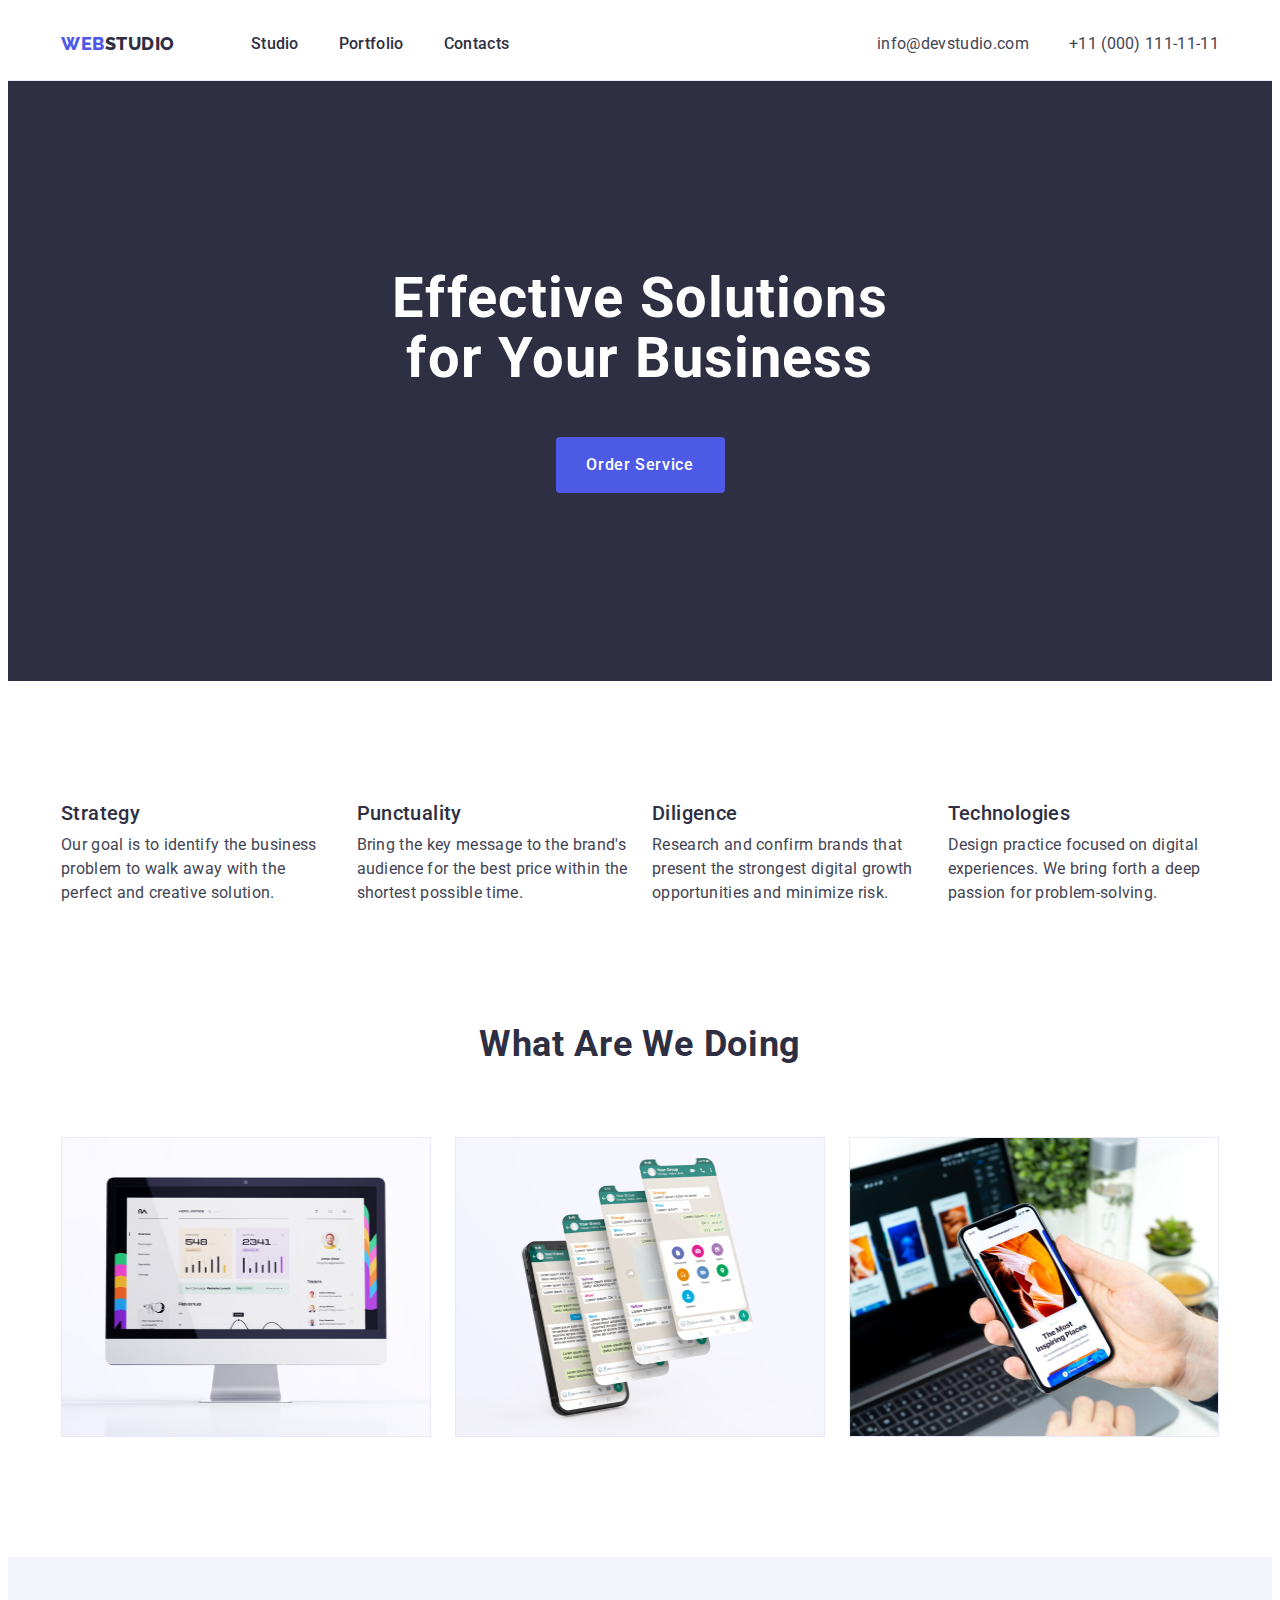
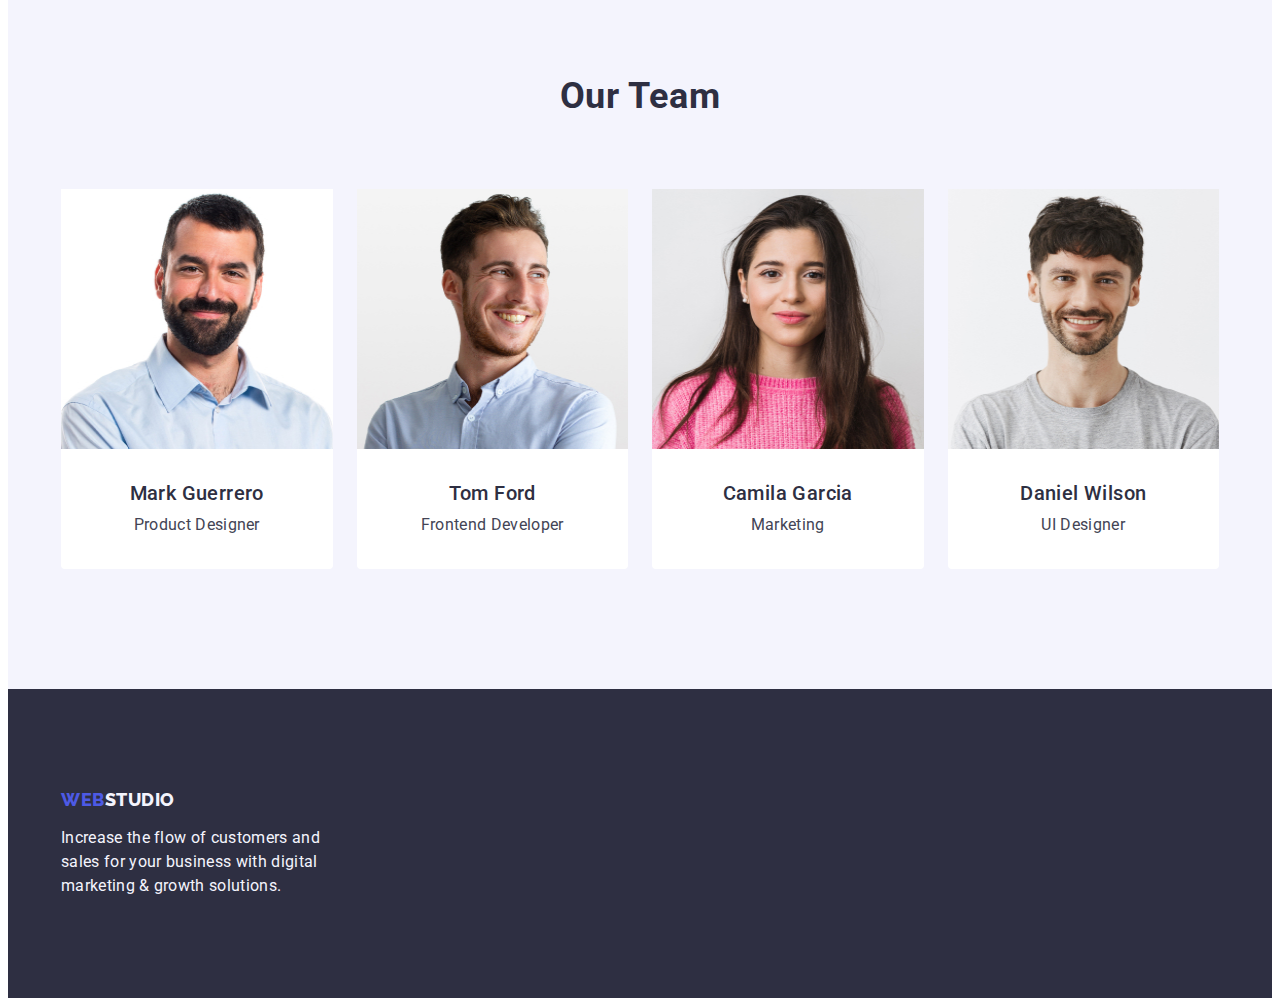
<file: index.html>
<!DOCTYPE html>
<html lang="en">

<head>
    <meta charset="UTF-8">
    <meta name="viewport" content="width=device-width, initial-scale=1.0">
    <title>goit-markup-hw-01</title>
    <link rel="preconnect" href="https://fonts.googleapis.com">
    <link rel="preconnect" href="https://fonts.gstatic.com" crossorigin>
    <link rel="stylesheet" href="https://cdnjs.cloudflare.com/ajax/libs/modern-normalize/2.0.0/modern-normalize.min.css"
        integrity="sha512-4xo8blKMVCiXpTaLzQSLSw3KFOVPWhm/TRtuPVc4WG6kUgjH6J03IBuG7JZPkcWMxJ5huwaBpOpnwYElP/m6wg=="
        crossorigin="anonymous" referrerpolicy="no-referrer" />
    <link
        href="https://fonts.googleapis.com/css2?family=Raleway:wght@800&family=Roboto:wght@400;500;700;900&display=swap"
        rel="stylesheet">
    <link rel="stylesheet" href="./css/styles.css" />
</head>

<body>

    <header class="header">
        <div class="header-items container">
            <nav class="navigation-general">
                <a class="logo link" href="./index.html">Web<span class="logo-second-word">Studio</span></a>
                <ul class="list navigation-list">
                    <li><a class="navigation-menu link" href="./index.html">Studio</a></li>
                    <li><a class="navigation-menu link" href="./portfolio.html">Portfolio</a></li>
                    <li><a class="navigation-menu link" href="">Contacts</a></li>
                </ul>
            </nav>
            <address class="contacts">
                <ul class="contacts-list list">
                    <li><a class="contact-info link" href="mailto:info@devstudio.com">info@devstudio.com</a></li>
                    <li><a class="contact-info link" href="tel:+110001111111">+11 (000) 111-11-11</a></li>
                </ul>
            </address>
        </div>
    </header>

    <div class="container-main">
        <main>
            <section class="section-benefits">
                <div class="container container-hero">
                    <h1 class="main-title">Effective Solutions for Your Business</h1>
                    <button class="main-cta" type="button">Order Service</button>
                </div>
            </section>
            <section class="our-values">
                <div class="container">
                    <h2 class="visually-hidden">Hidden</h2>
                    <ul class="values-list list">
                        <li class="value-item">
                            <h3 class="category-title">Strategy</h3>
                            <p class="main-text">Our goal is to identify the business problem to walk away with the
                                perfect
                                and
                                creative solution.
                            </p>
                        </li>
                        <li class="value-item">
                            <h3 class="category-title">Punctuality</h3>
                            <p class="main-text">Bring the key message to the brand's audience for the best price within
                                the
                                shortest possible
                                time.</p>
                        </li>
                        <li class="value-item">
                            <h3 class="category-title">Diligence</h3>
                            <p class="main-text">Research and confirm brands that present the strongest digital growth
                                opportunities and minimize
                                risk.</p>
                        </li>
                        <li class="value-item">
                            <h3 class="category-title">Technologies</h3>
                            <p class="main-text">Design practice focused on digital experiences. We bring forth a deep
                                passion
                                for
                                problem-solving.</p>
                        </li>
                    </ul>
                </div>
            </section>
            <section class="what-we-are-doing">
                <div class="container">
                    <h2 class="page-title">What are we doing</h2>
                    <ul class="what-we-are-doing-list list">
                        <li class="what-we-are-doing-item"><img src="./images/what-are-we-doing-1.jpg"
                                alt="Help with laptop" width=360 height="300" />
                        </li>
                        <li class="what-we-are-doing-item"><img src="./images/what-are-we-doing-2.jpg"
                                alt="Help with phone" width="360" height="300" />
                        </li>
                        <li class="what-we-are-doing-item"><img src="./images/what-are-we-doing-3.jpg"
                                alt="Help with connection" width="360" height="300" />
                        </li>
                    </ul>
                </div>
            </section>
            <section class="section-our-team">
                <div class="container">
                    <h2 class="page-title">Our Team</h2>
                    <ul class="our-team-list list">
                        <li class="member-team"><img src="./images/our-team-1.jpg" alt="Mark Guerrero, product designer"
                                width="264" height="260" />
                            <div class="member-name">
                                <h3 class="member-name-surname category-title">Mark Guerrero</h3>
                                <p class="member-title main-text">Product Designer</p>
                            </div>
                        </li>
                        <li class="member-team"><img src="./images/our-team-2.jpg" alt="Tom Ford, frontend developer"
                                width="264" height="260" />
                            <div class="member-name">
                                <h3 class="member-name-surname category-title">Tom Ford</h3>
                                <p class="member-title main-text">Frontend Developer</p>
                            </div>
                        </li>
                        <li class="member-team"><img src="./images/our-team-3.jpg" alt="Camila Garcia, Marketing"
                                width="264" height="260" />
                            <div class="member-name">
                                <h3 class="member-name-surname category-title">Camila Garcia</h3>
                                <p class="member-title main-text">Marketing</p>
                            </div>
                        </li>
                        <li class="member-team"><img src="./images/our-team-4.jpg" alt="Daniel Wilson, UI Designer"
                                width="264" height="260" />
                            <div class="member-name">
                                <h3 class="member-name-surname category-title">Daniel Wilson</h3>
                                <p class="member-title main-text">UI Designer</p>
                            </div>
                        </li>

                    </ul>
                </div>
            </section>
        </main>
    </div>
    <div class="container-footer">
        <footer class="footer">
            <div class="container">
                <a class="logo-footer logo link" href="./index.html">Web<span
                        class="logo-second-word-footer">Studio</span></a>
                <p class="text-footer main-text">
                    Increase the flow of customers and sales for your business with digital
                    marketing & growth solutions.
                </p>
            </div>
        </footer>
    </div>
</body>

</html>
</file>
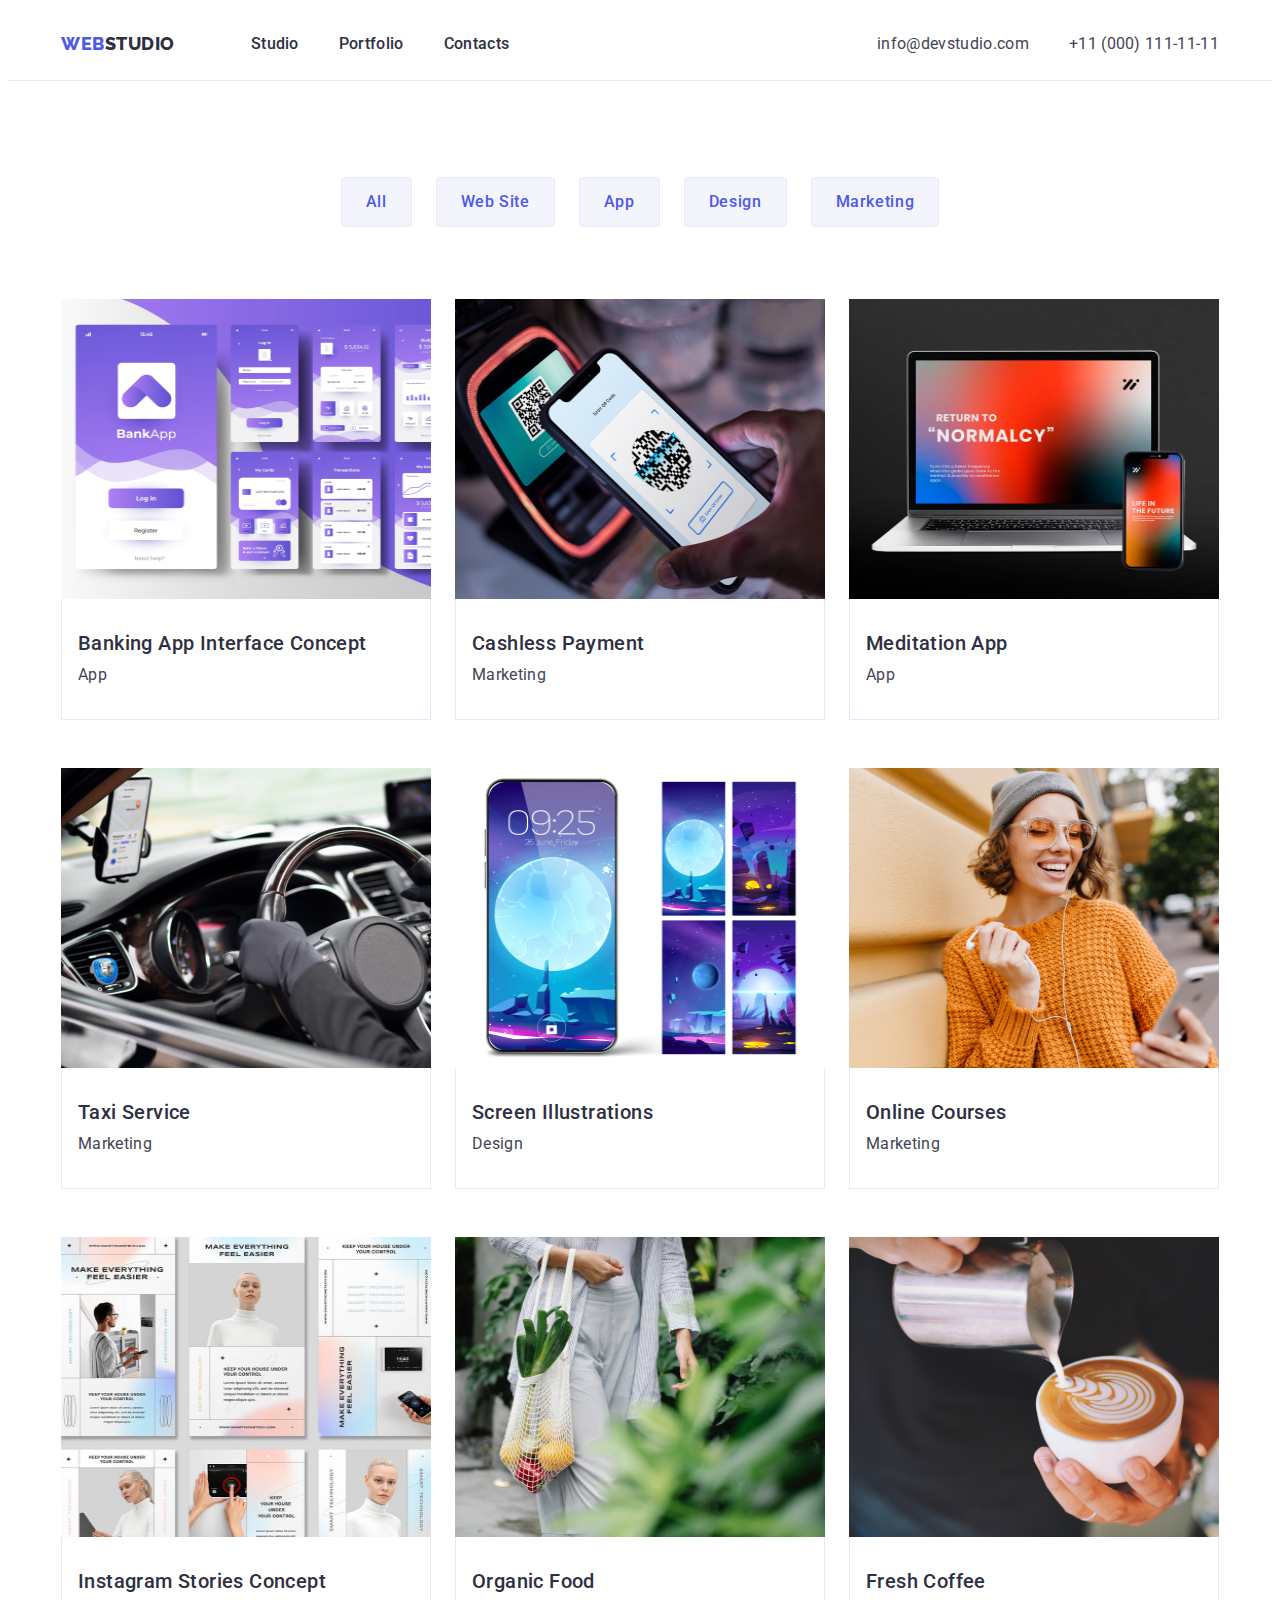
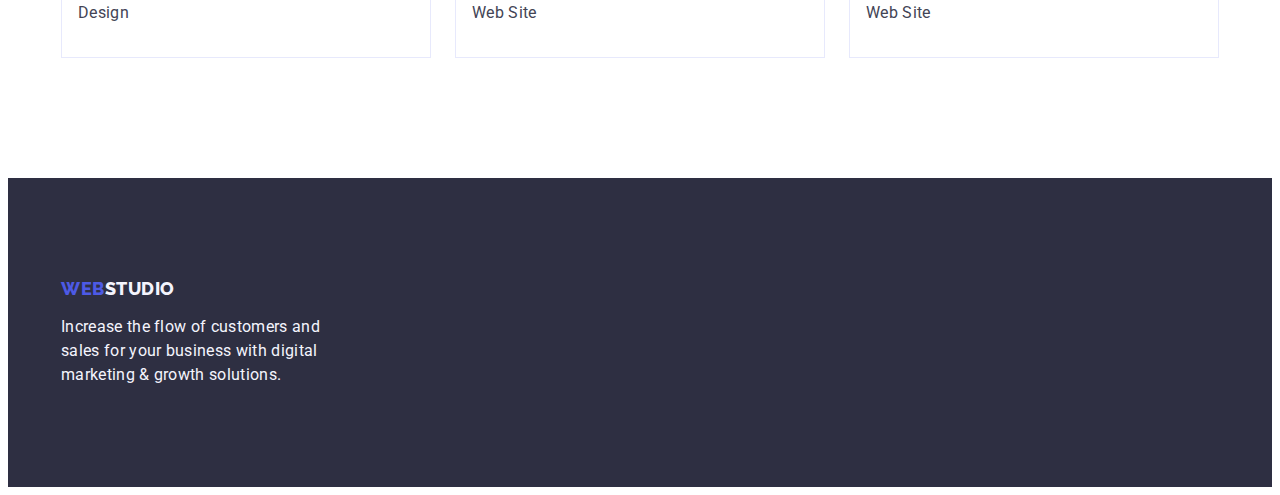
<file: portfolio.html>
<!DOCTYPE html>
<html lang="en">

<head>
    <meta charset="UTF-8">
    <meta name="viewport" content="width=device-width, initial-scale=1.0">
    <title>portfolio</title>
    <link rel="preconnect" href="https://fonts.googleapis.com">
    <link rel="preconnect" href="https://fonts.gstatic.com" crossorigin>
    <link rel="stylesheet" href="https://cdnjs.cloudflare.com/ajax/libs/modern-normalize/2.0.0/modern-normalize.min.css"
        integrity="sha512-4xo8blKMVCiXpTaLzQSLSw3KFOVPWhm/TRtuPVc4WG6kUgjH6J03IBuG7JZPkcWMxJ5huwaBpOpnwYElP/m6wg=="
        crossorigin="anonymous" referrerpolicy="no-referrer" />
    <link
        href="https://fonts.googleapis.com/css2?family=Raleway:wght@800&family=Roboto:wght@400;500;700;900&display=swap"
        rel="stylesheet">
    <link rel="stylesheet" href="./css/styles.css" />
</head>

<body>

    <header class="header">
        <div class="header-items container">
            <nav class="navigation-general">
                <a class="logo link" href="./index.html">Web<span class="logo-second-word">Studio</span></a>
                <ul class="list navigation-list">
                    <li><a class="navigation-menu link" href="./index.html">Studio</a></li>
                    <li><a class="navigation-menu link" href="./portfolio.html">Portfolio</a></li>
                    <li><a class="navigation-menu link" href="">Contacts</a></li>
                </ul>
            </nav>
            <address class="contacts">
                <ul class="contacts-list list">
                    <li><a class="contact-info link" href="mailto:info@devstudio.com">info@devstudio.com</a></li>
                    <li><a class="contact-info link" href="tel:+110001111111">+11 (000) 111-11-11</a></li>
                </ul>
            </address>
        </div>
    </header>

    <main>
        <section class="portfolio">
            <div class="container">
                <h1 class="visually-hidden">header1 </h1>
                <ul class="filters-list list">
                    <li><button class="filter-button" type="button">All</button></li>
                    <li><button class="filter-button" type="button">Web Site</button></li>
                    <li><button class="filter-button" type="button">App</button></li>
                    <li><button class="filter-button" type="button">Design</button></li>
                    <li><button class="filter-button" type="button">Marketing</button></li>
                </ul>
                <ul class="services-list list">
                    <li class="service-item"><a class="link">
                            <img src="./images/banking-app.jpg" alt="Banking app interface concept" width=360
                                height="300" />
                            <div class="app-container">
                                <h2 class="category-title">Banking App Interface Concept</h2>
                                <p class="main-text">App</p>
                            </div>
                        </a>

                    </li>
                    <li class="service-item"><a class="link"><img src="./images/cashless-payment.jpg"
                                alt="Cashles spayment" width=360 height="300" />
                            <div class="app-container">
                                <h2 class="category-title">Cashless Payment</h2>
                                <p class="main-text">Marketing</p>
                            </div>
                        </a>
                    </li>
                    <li class="service-item"><a class="link"><img src="./images/mediation-app.jpg" alt="meditation app"
                                width=360 height="300" />
                            <div class="app-container">
                                <h2 class="category-title">Meditation App</h2>
                                <p class="main-text">App</p>
                            </div>
                        </a>
                    </li>
                    <li class="service-item"><a class="link"><img src="./images/taxi-service.jpg" alt="Taxi service"
                                width=360 height="300" />
                            <div class="app-container">
                                <h2 class="category-title">Taxi Service</h2>
                                <p class="main-text">Marketing</p>
                            </div>
                        </a>
                    </li>
                    <li class="service-item"><a class="link"><img src="./images/screen-illustrations.jpg"
                                alt="Screen Illustrations" width=360 height="300" />
                            <div class="app-container">
                                <h2 class="category-title">Screen Illustrations</h2>
                                <p class="main-text">Design</p>
                            </div>
                        </a>
                    </li>
                    <li class="service-item"><a class="link"><img src="./images/online-courses.jpg" alt="Online Courses"
                                width=360 height="300" />
                            <div class="app-container">
                                <h2 class="category-title">Online Courses</h2>
                                <p class="main-text">Marketing</p>
                            </div>
                        </a>
                    </li>
                    <li class="service-item"><a class="link"><img src="./images/instagram-stories-concept.jpg"
                                alt="Instagram Stories Concept" width=360 height="300" />
                            <div class="app-container">
                                <h2 class="category-title">Instagram Stories Concept</h2>
                                <p class="main-text">Design</p>
                            </div>
                        </a>
                    </li>
                    <li class="service-item"><a class="link"><img src="./images/organic-food.jpg" alt="Organic Food"
                                width=360 height="300" />
                            <div class="app-container">
                                <h2 class="category-title">Organic Food</h2>
                                <p class="main-text">Web Site</p>
                            </div>
                        </a>
                    </li>
                    <li class="service-item"><a class="link"><img src="./images/fresh-coffee.jpg" alt="Fresh Coffee"
                                width=360 height="300" />
                            <div class="app-container">
                                <h2 class="category-title">Fresh Coffee</h2>
                                <p class="main-text">Web Site</p>
                            </div>
                        </a>
                    </li>

                </ul>
            </div>
        </section>

    </main>
    <footer class="footer">
        <div class="container">
            <a class="logo-footer logo link" href="./index.html">Web<span
                    class="logo-second-word-footer">Studio</span></a>
            <p class="text-footer main-text">
                Increase the flow of customers and sales for your business with digital
                marketing & growth solutions.
            </p>
        </div>
    </footer>
</body>
</file>
<file: css/styles.css>
:root {
    --main-text-color: #434455;
    --secondary-text-color: #2e2f42;
    --cta-main-color: #4d5ae5;
    --accent-color: #404bbf;
    --logo-first-color: #4d5ae5;
    --footer-main-text: #f4f4fd;
}

body {
    font-family: "Roboto", sans-serif;
    color: var(--main-text-color);
    background-color: #ffffff;
    font-size: 16px;
    line-height: 1.5;
    letter-spacing: 0.02em;
}

img {
    display: block;
    width: 100%;
}

.list {
    margin: 0;
    padding-left: 0;
}

h1,
h2,
h3,
h4,
h5,
h6,
p {
    margin: 0;
}

.logo {
    color: var(--logo-first-color);
    font-family: "Raleway", sans-serif;
    font-size: 18px;
    font-weight: 800;
    line-height: 1.17;
    letter-spacing: 0.03em;
    text-transform: uppercase;
    margin-right: 76px;
}

.logo-second-word {
    color: var(--secondary-text-color);
}

.link {
    text-decoration: none;
}

.list {
    list-style: none;
}


.navigation-list {
    display: flex;
    gap: 40px;

}

.navigation-menu {
    color: var(--secondary-text-color);
    font-size: 16px;
    font-weight: 500;
    line-height: 1.5;
    letter-spacing: 0.02em;
    padding: 24px 0;
    display: block;
}

.navigation-menu:hover,
.navigation-menu:focus {
    color: #404bbf;
}

.navigation-menu:active {
    color: var(--accent-color);
}

.contacts {
    display: flex;
    margin-left: auto;
}

.contacts-list {
    font-style: normal;
    display: flex;
    gap: 40px;
}

.contact-info {
    font-size: 16px;
    line-height: 1.5;
    letter-spacing: 0.02em;
    color: var(--main-text-color);
}

.contact-info:hover,
.contact-info:focus {
    color: #404bbf;
}

.contact-info:active {
    color: var(--accent-color);
}

.section-benefits {
    background-color: var(--secondary-text-color);
    padding: 188px 0;
}

.container-hero {
    display: flex;
    flex-direction: column;
    align-items: center;
}

.main-title {
    color: #FFF;
    text-align: center;
    font-size: 56px;
    font-weight: 700;
    line-height: 1.07;
    letter-spacing: 1.12px;
    max-width: 496px;

}

.main-cta {
    color: #ffffff;
    background: var(--cta-main-color);
    font-family: "Roboto", sans-serif;
    font-weight: 500;
    font-size: 16px;
    line-height: 1.5;
    letter-spacing: 0.04em;
    cursor: pointer;
    display: block;
    min-width: 169px;
    height: 56px;
    border: none;
    background-color: var(--logo-first-color);
    border-radius: 4px;
    margin-top: 48px;
}

.main-cta:hover,
.main-cta:focus {
    background-color: #404bbf;
}

.main-cta:active {
    background: var(--accent-color);
}

.our-values {
    padding: 120px 0;
}

.visually-hidden {
    position: absolute;
    width: 1px;
    height: 1px;
    margin: -1px;
    border: 0;
    padding: 0;
    white-space: nowrap;
    clip-path: inset(100%);
    clip: rect(0 0 0 0);
    overflow: hidden;
}

.values-list {
    display: flex;
    gap: 24px;
}

.value-item {
    width: calc((100% - 72px)/4)
}

.page-title {
    color: var(--secondary-text-color);
    text-align: center;
    font-size: 36px;
    font-weight: 700;
    line-height: 1.11;
    letter-spacing: 0.02em;
    text-transform: capitalize;
    margin-bottom: 72px;
}

.category-title {
    color: var(--secondary-text-color);
    font-size: 20px;
    font-weight: 500;
    line-height: 1.2;
    letter-spacing: 0.02em;
    margin-bottom: 8px;

}

.what-we-are-doing {
    padding-bottom: 120px;
}

.what-we-are-doing-list {
    display: flex;
    gap: 24px;

}

.what-we-are-doing-item {
    width: calc((100% - 3 * 16px) / 3)
}

.our-team-list {
    display: flex;
    gap: 24px;
}



.filter-button {
    border: 1px solid #E7E9FC;
    background-color: var(--footer-main-text);
    font-family: "Roboto", sans-serif;
    font-weight: 500;
    font-size: 16px;
    line-height: 1.5;
    letter-spacing: 0.04em;
    color: var(--cta-main-color);
    cursor: pointer;
    padding: 12px 24px;
    border-radius: 4px;
    justify-content: center;

}

.filter-button:hover,
.filter-button:focus {
    color: #FFFFFF;
    background-color: #404bbf;
    border: 1px solid transparent;
}

.filter-button:active {
    background: var(--accent-color);
}

.section-our-team {
    background-color: #F4F4FD;
    padding: 120px 0;
}

.member-team {
    background-color: #ffffff;
    width: calc((100% - 72px) / 4);
    border-radius: 0px 0px 4px 4px;

}

.member-name {
    padding: 32px 0;

}

.member-name-surname {
    text-align: center;
}

.member-title {
    text-align: center;

}

.footer {
    background-color: var(--secondary-text-color);
    padding: 100px 0;
}

.logo-second-word-footer {
    color: #f4f4fd;
}

.footer>.main-text {
    color: var(--footer-main-text);
    letter-spacing: 0.02em;
    line-height: 1.5;

}

.header {
    border-bottom: 1px solid #e7e9fc;
}

.header-items {
    display: flex;
    align-items: center;
}

.container {
    width: 1158px;
    margin: 0 auto;
    padding: 0 15px;
}

.navigation-general {
    display: flex;
    align-items: center;

}

.text-footer {
    max-width: 264px;
    color: var(--footer-main-text)
}

.logo-footer {
    display: inline-block;
    margin-bottom: 16px;
}

.portfolio {
    padding-top: 96px;
    padding-bottom: 120px;
}

.filters-list {
    display: flex;
    justify-content: center;
    align-items: center;
    gap: 24px;
    margin-bottom: 72px;
}

.services-list {
    display: flex;
    flex-wrap: wrap;
    column-gap: 24px;
    row-gap: 48px;
    padding: 0;
    margin: 0;
}

.service-item {
    width: calc((100% - 48px) / 3);
}

.app-container {
    padding: 32px 16px;
    border: 1px solid #e7e9fc;
    border-top: none;

}
</file>
